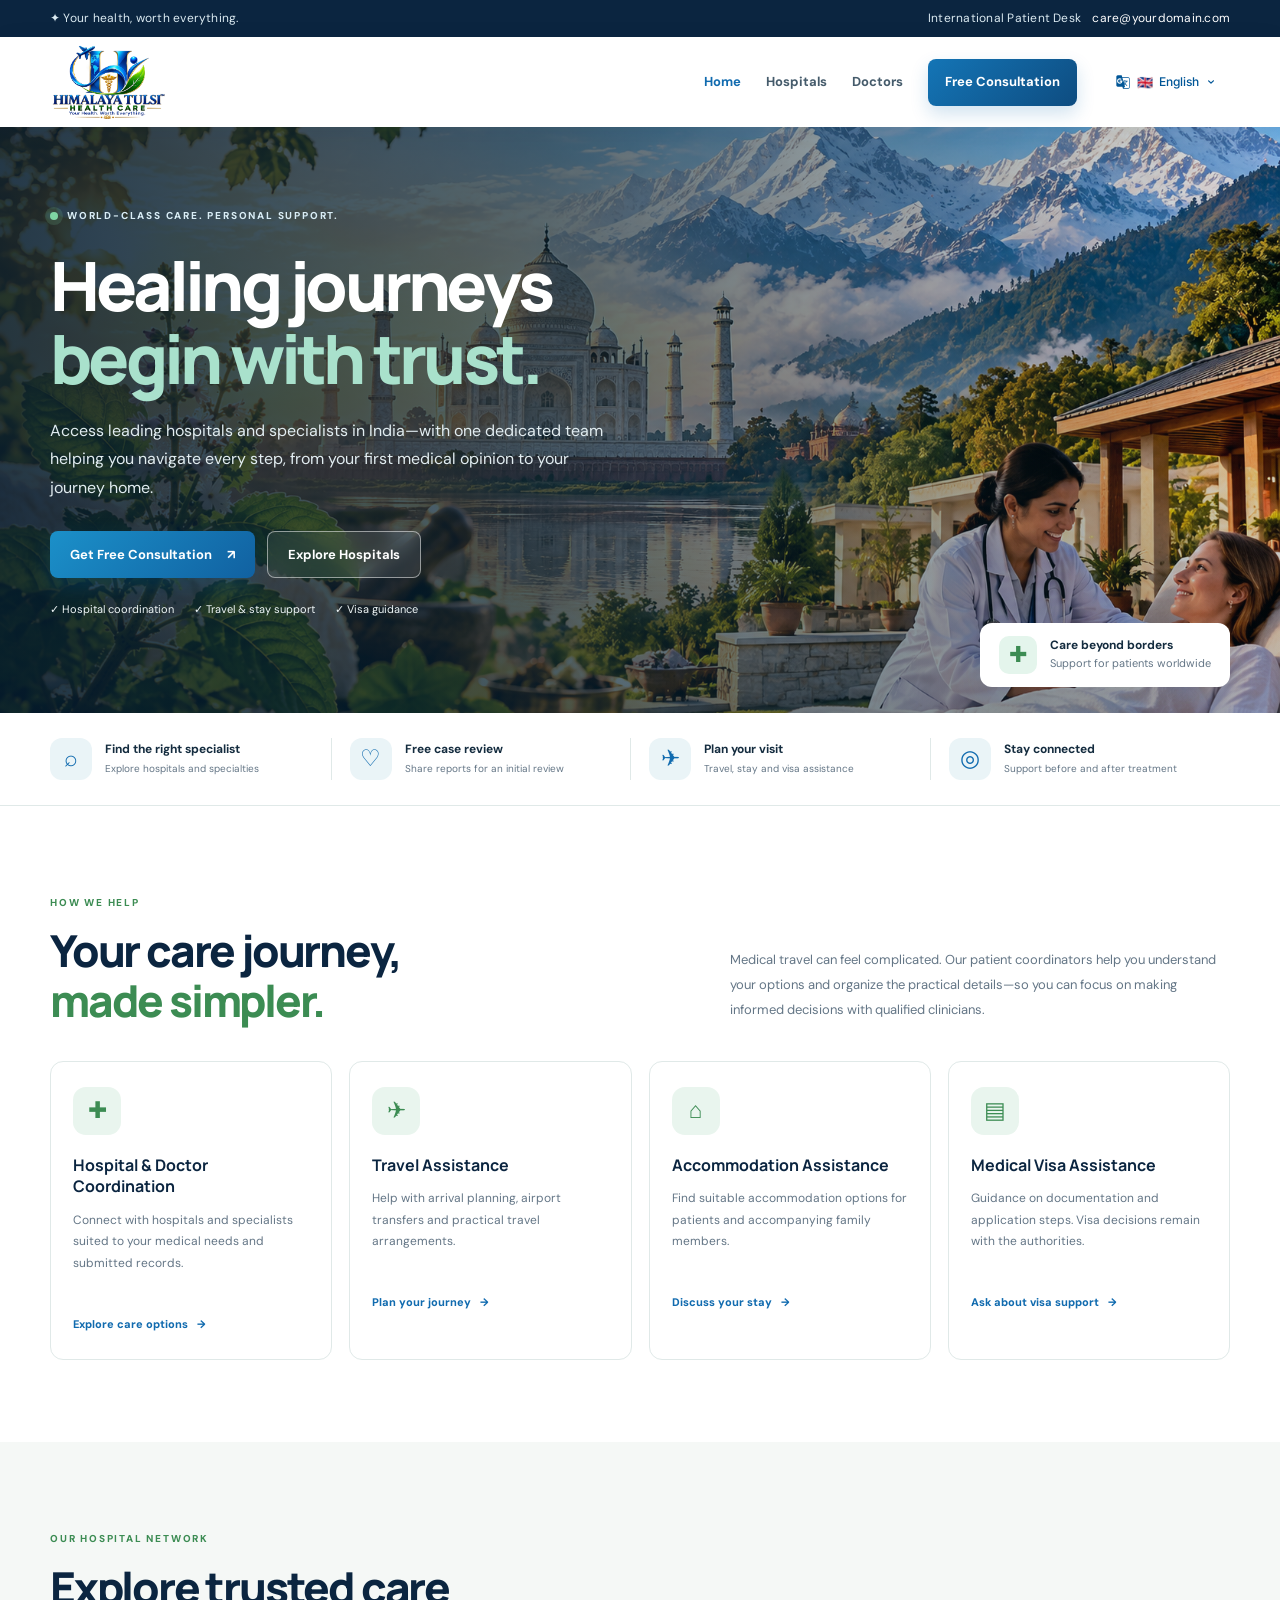
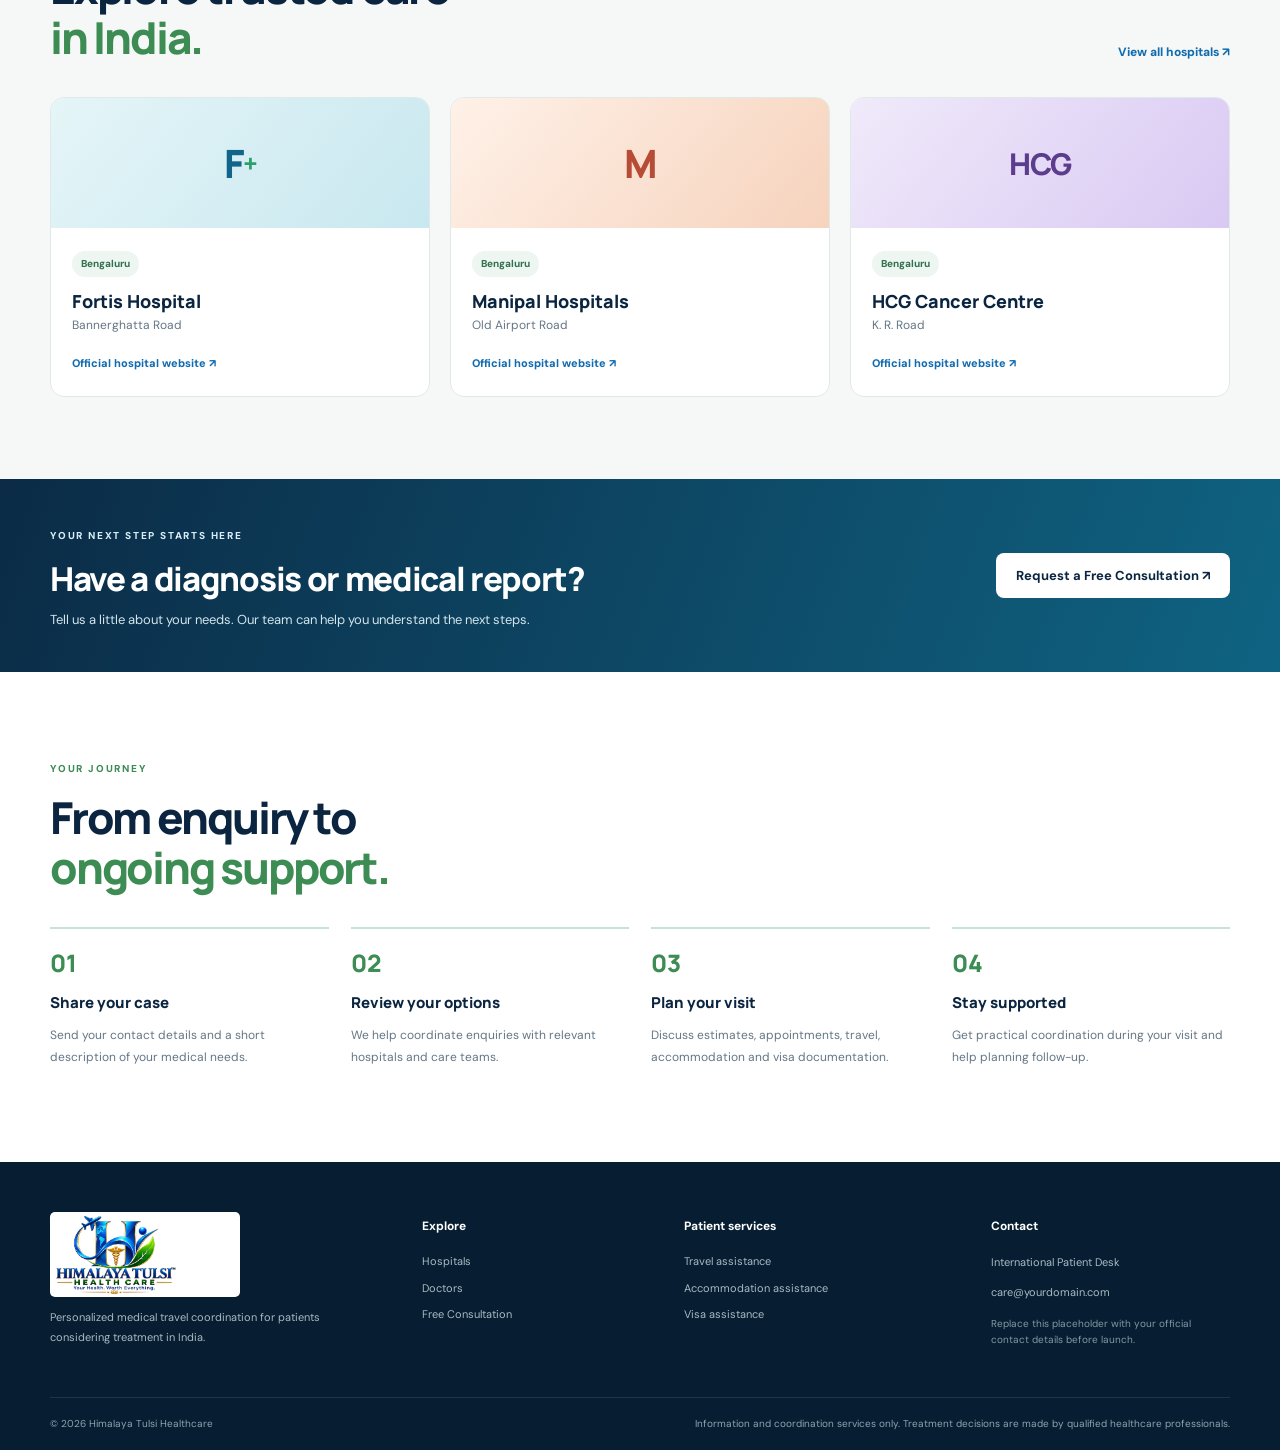
<file: index.html>
<!doctype html>
<html lang="en">
  <head>
    <meta charset="utf-8" />
    <meta name="viewport" content="width=device-width, initial-scale=1" />
    <meta
      name="description"
      content="International patient support for treatment in India with hospital coordination, travel, accommodation and visa assistance."
    />
    <title>Himalaya Tulsi Healthcare | Medical Tourism in India</title>
    <link rel="stylesheet" href="styles.css" />
  </head>
  <body data-page="home">
    <div class="topbar">
      <div class="wrap topbar-inner">
        <span>✦ Your health, worth everything.</span
        ><span
          >International Patient Desk
          <a href="mailto:care@yourdomain.com">care@yourdomain.com</a></span
        >
      </div>
    </div>
    <header class="header">
      <div class="wrap nav-wrap">
        <a class="brand" href="index.html"
          ><img src="assets/logo.png" alt="Himalaya Tulsi Healthcare" /></a
        ><button
          class="menu-toggle"
          aria-label="Open menu"
          aria-expanded="false"
        >
          ☰
        </button>
        <nav class="nav" aria-label="Main navigation">
          <a class="nav-link active" href="index.html" data-i18n="home">Home</a
          ><a class="nav-link" href="hospitals.html" data-i18n="hospitals"
            >Hospitals</a
          ><a class="nav-link" href="doctors.html" data-i18n="doctors"
            >Doctors</a
          ><a
            class="nav-link consultation-link"
            href="consultation.html"
            data-i18n="free"
            >Free Consultation</a
          >
        </nav>
      </div>
    </header>
    <main>
      <section class="hero">
        <div class="hero-shade"></div>
        <div class="wrap hero-content">
          <div class="eyebrow">
            <span class="pulse"></span> WORLD-CLASS CARE. PERSONAL SUPPORT.
          </div>
          <h1>Healing journeys<br /><em>begin with trust.</em></h1>
          <p>
            Access leading hospitals and specialists in India—with one dedicated
            team helping you navigate every step, from your first medical
            opinion to your journey home.
          </p>
          <div class="hero-actions">
            <a class="btn btn-primary" href="consultation.html"
              >Get Free Consultation <span>↗</span></a
            ><a class="btn btn-glass" href="hospitals.html"
              >Explore Hospitals</a
            >
          </div>
          <div class="hero-trust">
            <span>✓ Hospital coordination</span
            ><span>✓ Travel & stay support</span><span>✓ Visa guidance</span>
          </div>
        </div>
        <div class="hero-note">
          <span class="note-icon">✚</span>
          <div>
            <strong>Care beyond borders</strong
            ><small>Support for patients worldwide</small>
          </div>
        </div>
      </section>
      <section class="quick-strip">
        <div class="wrap quick-grid">
          <div>
            <span class="quick-icon">⌕</span>
            <div>
              <strong>Find the right specialist</strong
              ><small>Explore hospitals and specialties</small>
            </div>
          </div>
          <div>
            <span class="quick-icon">♡</span>
            <div>
              <strong>Free case review</strong
              ><small>Share reports for an initial review</small>
            </div>
          </div>
          <div>
            <span class="quick-icon">✈</span>
            <div>
              <strong>Plan your visit</strong
              ><small>Travel, stay and visa assistance</small>
            </div>
          </div>
          <div>
            <span class="quick-icon">◎</span>
            <div>
              <strong>Stay connected</strong
              ><small>Support before and after treatment</small>
            </div>
          </div>
        </div>
      </section>
      <section class="section">
        <div class="wrap">
          <div class="section-head">
            <div>
              <span class="eyebrow green">HOW WE HELP</span>
              <h2>Your care journey,<br /><em>made simpler.</em></h2>
            </div>
            <p>
              Medical travel can feel complicated. Our patient coordinators help
              you understand your options and organize the practical details—so
              you can focus on making informed decisions with qualified
              clinicians.
            </p>
          </div>
          <div class="service-grid">
            <article class="service-card">
              <span class="service-icon">✚</span>
              <h3>Hospital & Doctor Coordination</h3>
              <p>
                Connect with hospitals and specialists suited to your medical
                needs and submitted records.
              </p>
              <a href="hospitals.html">Explore care options <span>→</span></a>
            </article>
            <article class="service-card">
              <span class="service-icon">✈</span>
              <h3>Travel Assistance</h3>
              <p>
                Help with arrival planning, airport transfers and practical
                travel arrangements.
              </p>
              <a href="consultation.html">Plan your journey <span>→</span></a>
            </article>
            <article class="service-card">
              <span class="service-icon">⌂</span>
              <h3>Accommodation Assistance</h3>
              <p>
                Find suitable accommodation options for patients and
                accompanying family members.
              </p>
              <a href="consultation.html">Discuss your stay <span>→</span></a>
            </article>
            <article class="service-card">
              <span class="service-icon">▤</span>
              <h3>Medical Visa Assistance</h3>
              <p>
                Guidance on documentation and application steps. Visa decisions
                remain with the authorities.
              </p>
              <a href="consultation.html"
                >Ask about visa support <span>→</span></a
              >
            </article>
          </div>
        </div>
      </section>
      <section class="section hospitals-section">
        <div class="wrap">
          <div class="section-head">
            <div>
              <span class="eyebrow green">OUR HOSPITAL NETWORK</span>
              <h2>Explore trusted care<br /><em>in India.</em></h2>
            </div>
            <a class="text-link" href="hospitals.html">View all hospitals ↗</a>
          </div>
          <div class="hospital-grid">
            <article class="hospital-card">
              <div class="hospital-art fortis">F<span>+</span></div>
              <div class="hospital-body">
                <span class="tag">Bengaluru</span>
                <h3>Fortis Hospital</h3>
                <p>Bannerghatta Road</p>
                <a
                  href="https://www.fortishealthcare.com/location/fortis-hospital-bg-road-bangalore"
                  target="_blank"
                  rel="noopener"
                  >Official hospital website ↗</a
                >
              </div>
            </article>
            <article class="hospital-card">
              <div class="hospital-art manipal">M</div>
              <div class="hospital-body">
                <span class="tag">Bengaluru</span>
                <h3>Manipal Hospitals</h3>
                <p>Old Airport Road</p>
                <a
                  href="https://www.manipalhospitals.com/oldairportroad/"
                  target="_blank"
                  rel="noopener"
                  >Official hospital website ↗</a
                >
              </div>
            </article>
            <article class="hospital-card">
              <div class="hospital-art hcg">HCG</div>
              <div class="hospital-body">
                <span class="tag">Bengaluru</span>
                <h3>HCG Cancer Centre</h3>
                <p>K. R. Road</p>
                <a
                  href="https://www.hcgoncology.com/cancer-centers/hcg-cancer-centre-k-r-road-bengaluru/"
                  target="_blank"
                  rel="noopener"
                  >Official hospital website ↗</a
                >
              </div>
            </article>
          </div>
        </div>
      </section>
      <section class="cta-band">
        <div class="wrap cta-inner">
          <div>
            <span class="eyebrow">YOUR NEXT STEP STARTS HERE</span>
            <h2>Have a diagnosis or medical report?</h2>
            <p>
              Tell us a little about your needs. Our team can help you
              understand the next steps.
            </p>
          </div>
          <a class="btn btn-light" href="consultation.html"
            >Request a Free Consultation ↗</a
          >
        </div>
      </section>
      <section class="section">
        <div class="wrap">
          <div class="section-head">
            <div>
              <span class="eyebrow green">YOUR JOURNEY</span>
              <h2>From enquiry to<br /><em>ongoing support.</em></h2>
            </div>
          </div>
          <div class="steps">
            <div>
              <span>01</span>
              <h3>Share your case</h3>
              <p>
                Send your contact details and a short description of your
                medical needs.
              </p>
            </div>
            <div>
              <span>02</span>
              <h3>Review your options</h3>
              <p>
                We help coordinate enquiries with relevant hospitals and care
                teams.
              </p>
            </div>
            <div>
              <span>03</span>
              <h3>Plan your visit</h3>
              <p>
                Discuss estimates, appointments, travel, accommodation and visa
                documentation.
              </p>
            </div>
            <div>
              <span>04</span>
              <h3>Stay supported</h3>
              <p>
                Get practical coordination during your visit and help planning
                follow-up.
              </p>
            </div>
          </div>
        </div>
      </section>
    </main>
    <footer class="footer">
      <div class="wrap footer-grid">
        <div>
          <img
            src="assets/logo.png"
            alt="Himalaya Tulsi Healthcare"
            class="footer-logo"
          />
          <p>
            Personalized medical travel coordination for patients considering
            treatment in India.
          </p>
        </div>
        <div>
          <h4>Explore</h4>
          <a href="hospitals.html">Hospitals</a
          ><a href="doctors.html">Doctors</a
          ><a href="consultation.html">Free Consultation</a>
        </div>
        <div>
          <h4>Patient services</h4>
          <a href="consultation.html">Travel assistance</a
          ><a href="consultation.html">Accommodation assistance</a
          ><a href="consultation.html">Visa assistance</a>
        </div>
        <div>
          <h4>Contact</h4>
          <p>International Patient Desk</p>
          <a href="mailto:care@yourdomain.com">care@yourdomain.com</a
          ><small
            >Replace this placeholder with your official contact details before
            launch.</small
          >
        </div>
      </div>
      <div class="wrap footer-bottom">
        <span>© <span data-year></span> Himalaya Tulsi Healthcare</span
        ><span
          >Information and coordination services only. Treatment decisions are
          made by qualified healthcare professionals.</span
        >
      </div>
    </footer>
    <script src="script.js"></script>
  </body>
</html>
</file>
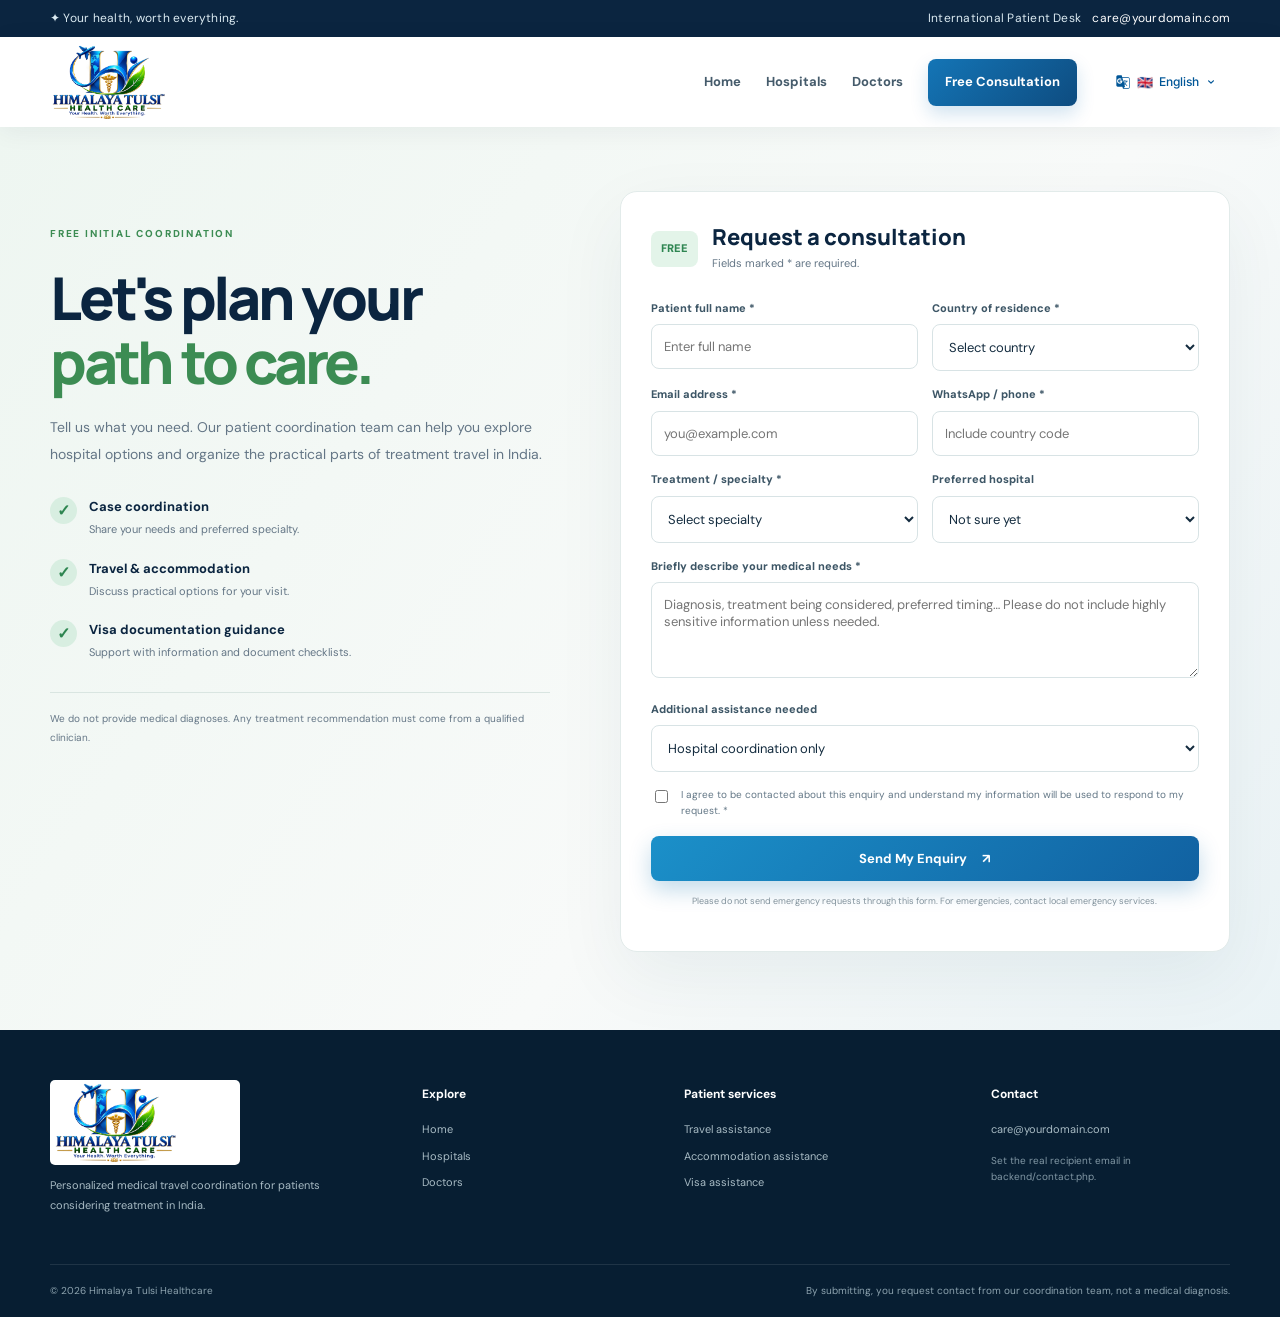
<file: consultation.html>
<!doctype html><html lang="en"><head><meta charset="utf-8"><meta name="viewport" content="width=device-width, initial-scale=1"><meta name="description" content="Request a free medical tourism consultation for treatment in India."><title>Free Consultation | Himalaya Tulsi Healthcare</title><link rel="stylesheet" href="styles.css"></head><body data-page="consultation"><div class="topbar"><div class="wrap topbar-inner"><span>✦ Your health, worth everything.</span><span>International Patient Desk <a href="mailto:care@yourdomain.com">care@yourdomain.com</a></span></div></div><header class="header"><div class="wrap nav-wrap"><a class="brand" href="index.html"><img src="assets/logo.png" alt="Himalaya Tulsi Healthcare"></a><button class="menu-toggle" aria-label="Open menu" aria-expanded="false">☰</button><nav class="nav"><a class="nav-link" href="index.html" data-i18n="home">Home</a><a class="nav-link" href="hospitals.html" data-i18n="hospitals">Hospitals</a><a class="nav-link" href="doctors.html" data-i18n="doctors">Doctors</a><a class="nav-link consultation-link active" href="consultation.html" data-i18n="free">Free Consultation</a></nav></div></header><main><section class="consultation-hero"><div class="wrap consult-layout"><div class="consult-copy"><span class="eyebrow green">FREE INITIAL COORDINATION</span><h1>Let's plan your<br><em>path to care.</em></h1><p>Tell us what you need. Our patient coordination team can help you explore hospital options and organize the practical parts of treatment travel in India.</p><div class="consult-points"><div><span>✓</span><div><strong>Case coordination</strong><small>Share your needs and preferred specialty.</small></div></div><div><span>✓</span><div><strong>Travel & accommodation</strong><small>Discuss practical options for your visit.</small></div></div><div><span>✓</span><div><strong>Visa documentation guidance</strong><small>Support with information and document checklists.</small></div></div></div><p class="small-note">We do not provide medical diagnoses. Any treatment recommendation must come from a qualified clinician.</p></div><div class="form-card"><div class="form-heading"><span class="form-badge">FREE</span><div><h2>Request a consultation</h2><p>Fields marked * are required.</p></div></div><form id="consultForm" action="backend/contact.php" method="post" data-ajax="true"><input type="hidden" name="form_type" value="Free consultation"><div class="hp-field" aria-hidden="true"><label>Leave blank<input name="website_url" tabindex="-1" autocomplete="off"></label></div><div class="form-row"><div class="field"><label for="name">Patient full name *</label><input id="name" name="name" required autocomplete="name" placeholder="Enter full name"></div><div class="field"><label for="country">Country of residence *</label><select id="country" name="country" required><option value="">Select country</option><option>Afghanistan</option><option>Bangladesh</option><option>Egypt</option><option>Ethiopia</option><option>France</option><option>Ghana</option><option>Iraq</option><option>Kenya</option><option>Nigeria</option><option>Oman</option><option>Russia</option><option>Saudi Arabia</option><option>Sri Lanka</option><option>Tanzania</option><option>United Arab Emirates</option><option>United Kingdom</option><option>United States</option><option>Uzbekistan</option><option>Other</option></select></div></div><div class="form-row"><div class="field"><label for="email">Email address *</label><input id="email" name="email" type="email" required autocomplete="email" placeholder="you@example.com"></div><div class="field"><label for="phone">WhatsApp / phone *</label><input id="phone" name="phone" type="tel" required autocomplete="tel" placeholder="Include country code"></div></div><div class="form-row"><div class="field"><label for="treatment">Treatment / specialty *</label><select id="treatment" name="treatment" required><option value="">Select specialty</option><option>Cardiology / Heart Care</option><option>Cancer Care / Oncology</option><option>Orthopaedics / Joint Replacement</option><option>Neurology / Neurosurgery</option><option>Organ Transplant</option><option>Fertility / IVF</option><option>Gastroenterology</option><option>Urology</option><option>Cosmetic / Plastic Surgery</option><option>General Medical Opinion</option><option>Other / Not sure</option></select></div><div class="field"><label for="hospital">Preferred hospital</label><select id="hospital" name="hospital"><option value="Not sure">Not sure yet</option><option>Fortis Hospital</option><option>Manipal Hospitals</option><option>HCG Cancer Centre</option><option>SPARSH Hospital</option><option>Sakra World Hospital</option><option>Artemis Hospitals</option></select></div></div><div class="field"><label for="message">Briefly describe your medical needs *</label><textarea id="message" name="message" rows="4" required placeholder="Diagnosis, treatment being considered, preferred timing… Please do not include highly sensitive information unless needed."></textarea></div><div class="field"><label for="assistance">Additional assistance needed</label><select id="assistance" name="assistance"><option>Hospital coordination only</option><option>Hospital + travel assistance</option><option>Hospital + accommodation assistance</option><option>Hospital + visa assistance</option><option>Travel, accommodation and visa assistance</option></select></div><label class="consent"><input type="checkbox" name="consent" value="yes" required><span>I agree to be contacted about this enquiry and understand my information will be used to respond to my request. *</span></label><button class="btn btn-primary submit-btn" type="submit">Send My Enquiry <span>↗</span></button><p class="form-footnote">Please do not send emergency requests through this form. For emergencies, contact local emergency services.</p><div class="form-status" id="formStatus" role="status" aria-live="polite"></div></form></div></div></section></main><footer class="footer"><div class="wrap footer-grid"><div><img src="assets/logo.png" alt="Himalaya Tulsi Healthcare" class="footer-logo"><p>Personalized medical travel coordination for patients considering treatment in India.</p></div><div><h4>Explore</h4><a href="index.html">Home</a><a href="hospitals.html">Hospitals</a><a href="doctors.html">Doctors</a></div><div><h4>Patient services</h4><a href="#">Travel assistance</a><a href="#">Accommodation assistance</a><a href="#">Visa assistance</a></div><div><h4>Contact</h4><a href="mailto:care@yourdomain.com">care@yourdomain.com</a><small>Set the real recipient email in backend/contact.php.</small></div></div><div class="wrap footer-bottom"><span>© <span data-year></span> Himalaya Tulsi Healthcare</span><span>By submitting, you request contact from our coordination team, not a medical diagnosis.</span></div></footer><script src="script.js"></script></body></html>
</file>
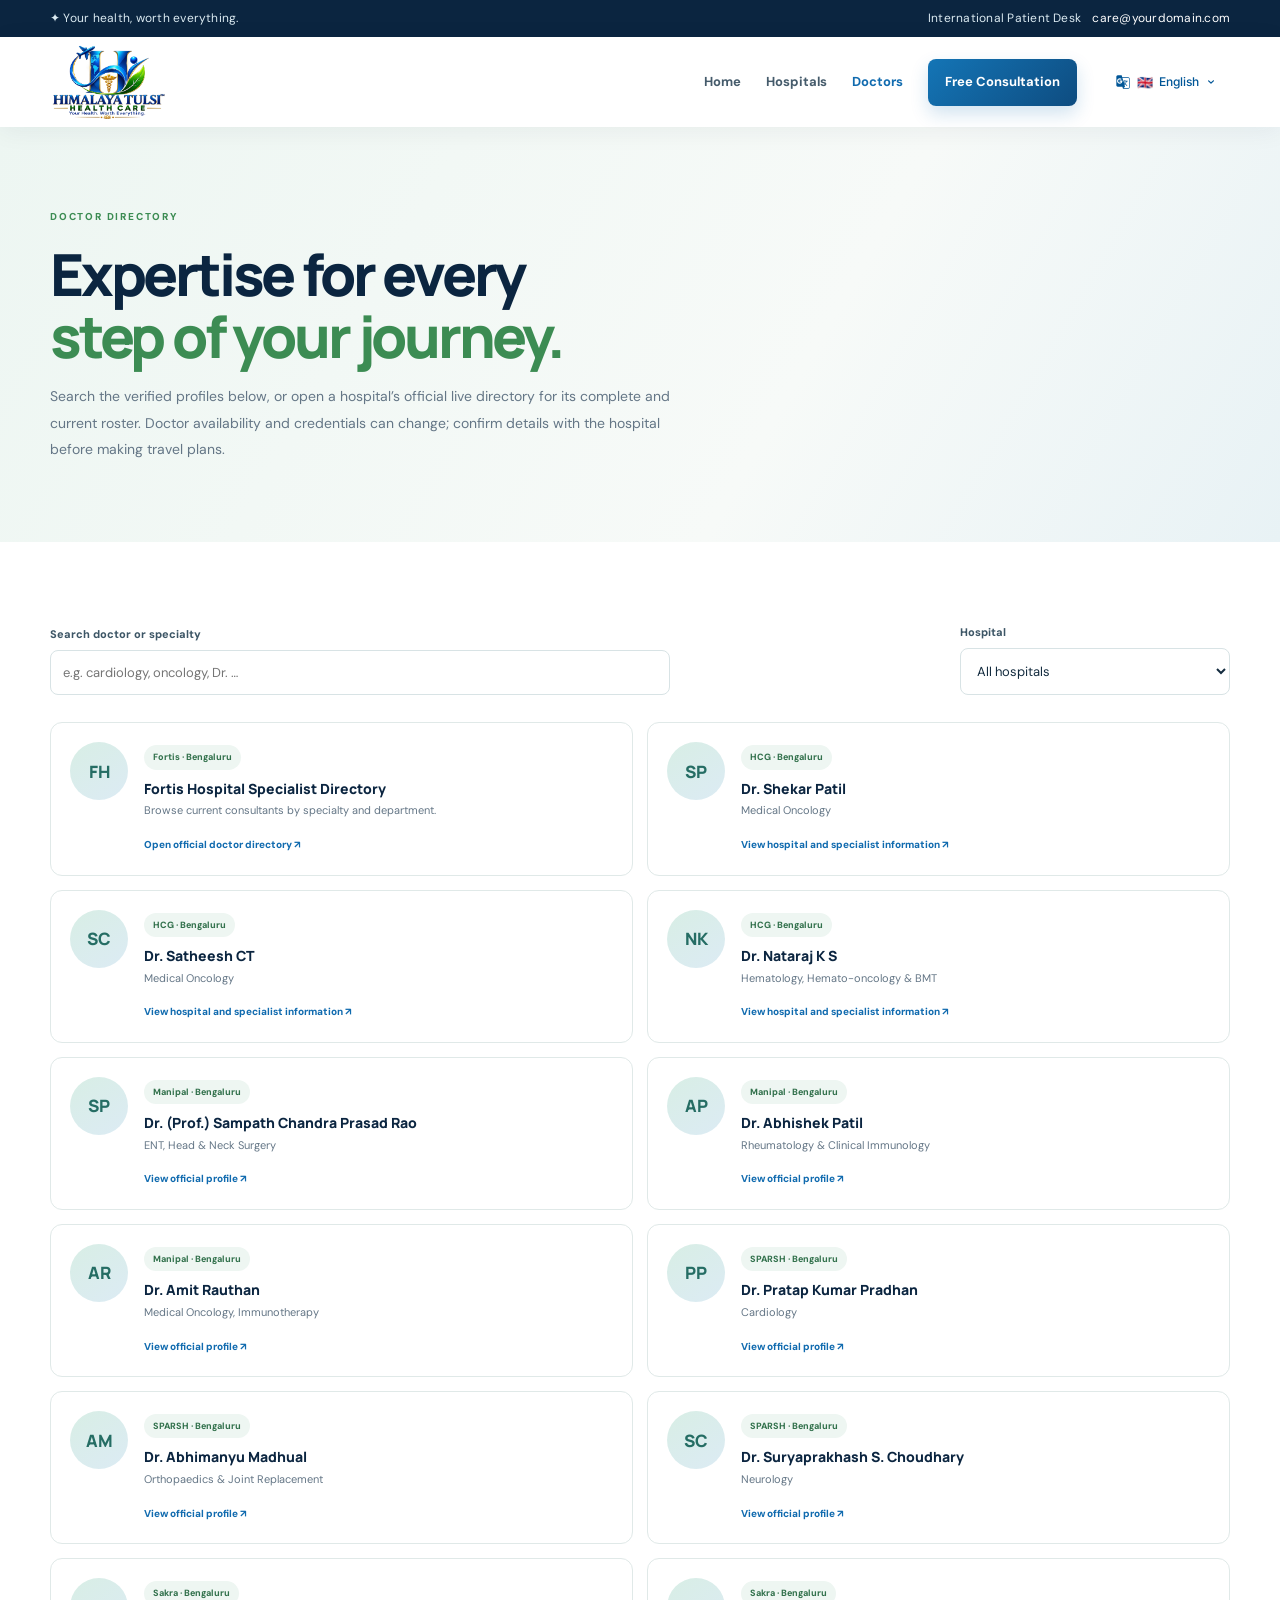
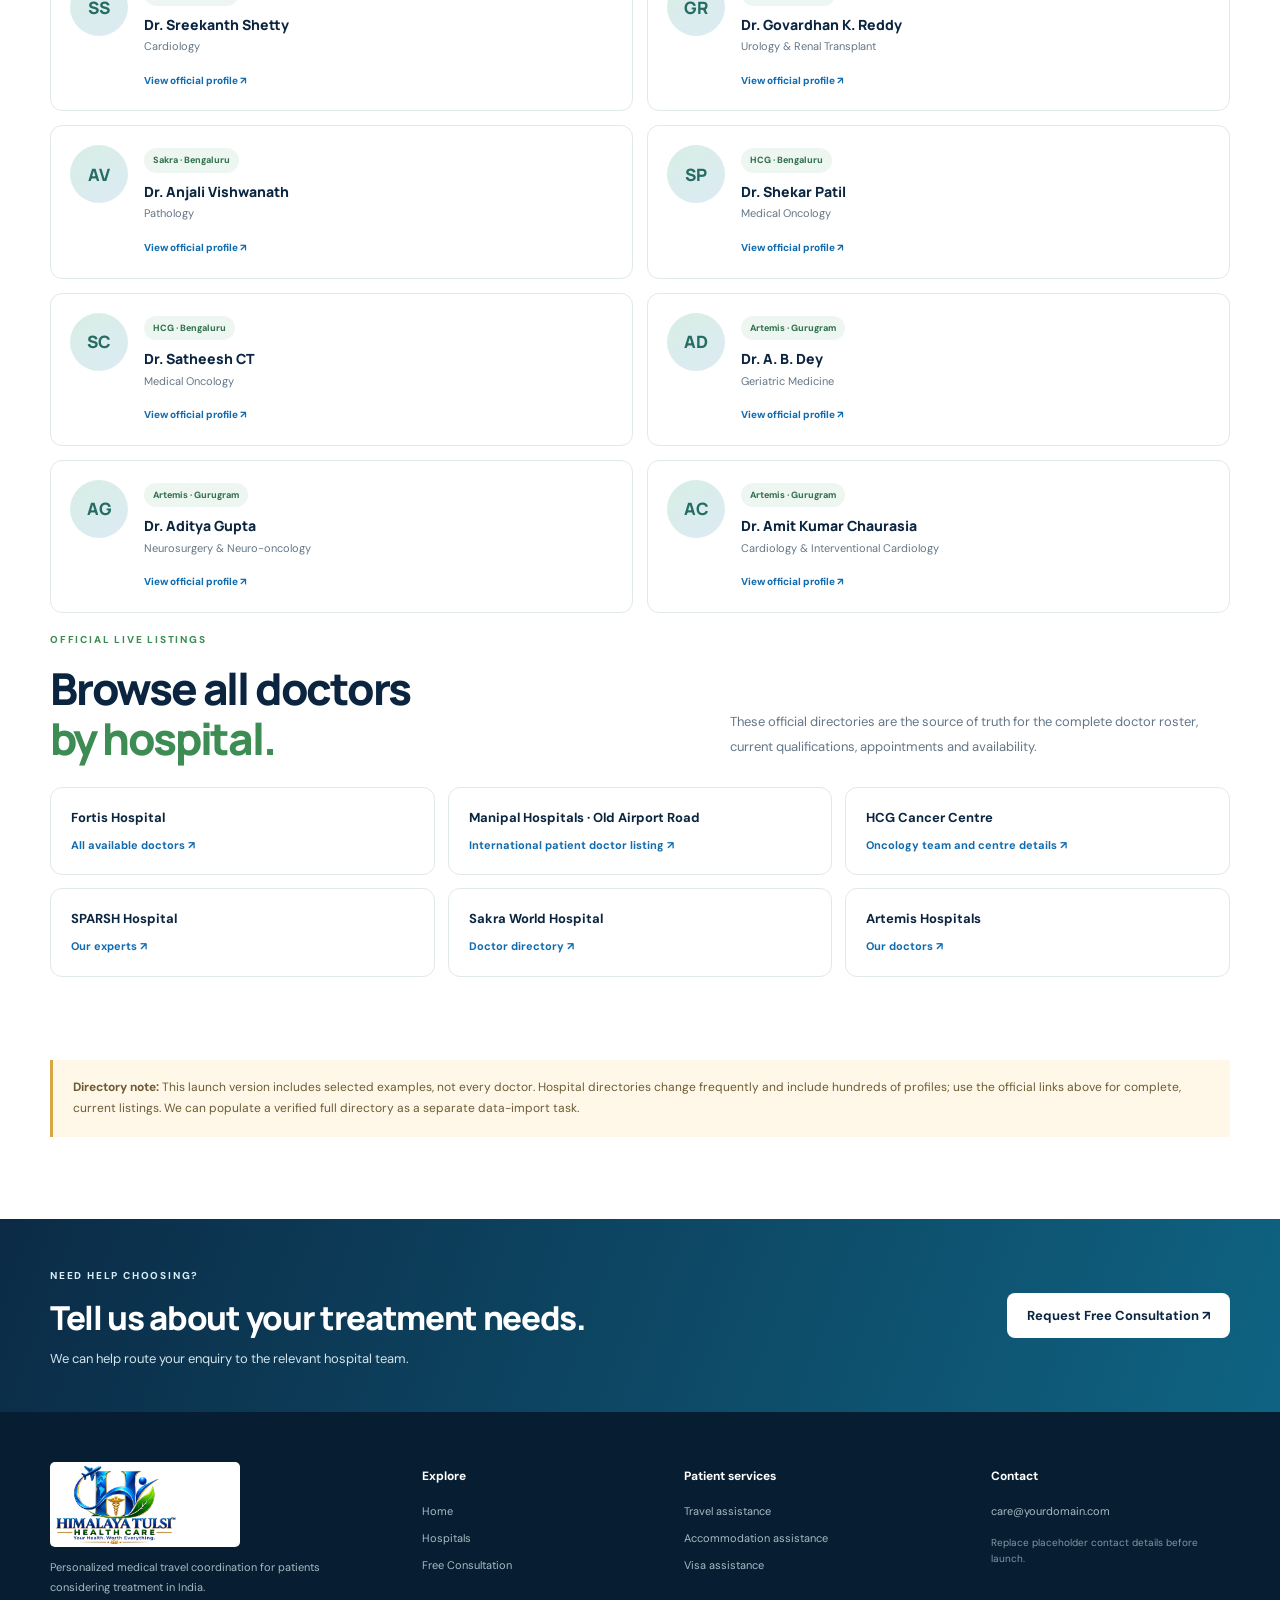
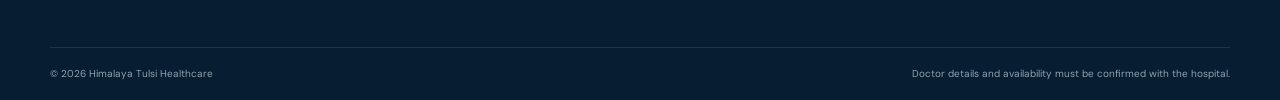
<file: doctors.html>
<!doctype html><html lang="en"><head><meta charset="utf-8"><meta name="viewport" content="width=device-width, initial-scale=1"><title>Doctors | Himalaya Tulsi Healthcare</title><link rel="stylesheet" href="styles.css"></head><body data-page="doctors"><div class="topbar"><div class="wrap topbar-inner"><span>✦ Your health, worth everything.</span><span>International Patient Desk <a href="mailto:care@yourdomain.com">care@yourdomain.com</a></span></div></div><header class="header"><div class="wrap nav-wrap"><a class="brand" href="index.html"><img src="assets/logo.png" alt="Himalaya Tulsi Healthcare"></a><button class="menu-toggle" aria-label="Open menu" aria-expanded="false">☰</button><nav class="nav"><a class="nav-link" href="index.html" data-i18n="home">Home</a><a class="nav-link" href="hospitals.html" data-i18n="hospitals">Hospitals</a><a class="nav-link active" href="doctors.html" data-i18n="doctors">Doctors</a><a class="nav-link consultation-link" href="consultation.html" data-i18n="free">Free Consultation</a></nav></div></header><main><section class="page-hero"><div class="wrap"><span class="eyebrow green">DOCTOR DIRECTORY</span><h1>Expertise for every<br><em>step of your journey.</em></h1><p>Search the verified profiles below, or open a hospital’s official live directory for its complete and current roster. Doctor availability and credentials can change; confirm details with the hospital before making travel plans.</p></div></section><section class="section"><div class="wrap"><div class="filter-row doctor-filters"><div><label for="doctorSearch">Search doctor or specialty</label><input id="doctorSearch" type="search" placeholder="e.g. cardiology, oncology, Dr. …"></div><div><label for="doctorHospital">Hospital</label><select id="doctorHospital"><option value="all">All hospitals</option><option>Fortis Hospital</option><option>Manipal Hospitals</option><option>SPARSH Hospital</option><option>Sakra World Hospital</option><option>HCG Cancer Centre</option><option>Artemis Hospitals</option></select></div></div><div class="doctor-grid" id="doctorGrid"><article class="doctor-card searchable-doctor" data-hospital="Fortis Hospital" data-search="fortis doctors cardiology oncology orthopaedics neurology specialist"><div class="doctor-avatar">FH</div><div><span class="tag">Fortis · Bengaluru</span><h3>Fortis Hospital Specialist Directory</h3><p>Browse current consultants by specialty and department.</p><a target="_blank" rel="noopener" href="https://www.fortishealthcare.com/doctors">Open official doctor directory ↗</a></div></article>
<article class="doctor-card searchable-doctor" data-hospital="HCG Cancer Centre" data-search="shekar patil medical oncology cancer"><div class="doctor-avatar">SP</div><div><span class="tag">HCG · Bengaluru</span><h3>Dr. Shekar Patil</h3><p>Medical Oncology</p><a target="_blank" rel="noopener" href="https://www.hcgoncology.com/cancer-centers/hcg-cancer-centre-k-r-road-bengaluru/">View hospital and specialist information ↗</a></div></article>
<article class="doctor-card searchable-doctor" data-hospital="HCG Cancer Centre" data-search="satheesh ct medical oncology paediatrics cancer"><div class="doctor-avatar">SC</div><div><span class="tag">HCG · Bengaluru</span><h3>Dr. Satheesh CT</h3><p>Medical Oncology</p><a target="_blank" rel="noopener" href="https://www.hcgoncology.com/cancer-centers/hcg-cancer-centre-k-r-road-bengaluru/">View hospital and specialist information ↗</a></div></article>
<article class="doctor-card searchable-doctor" data-hospital="HCG Cancer Centre" data-search="nataraj k s hematology hemato oncology bone marrow transplant"><div class="doctor-avatar">NK</div><div><span class="tag">HCG · Bengaluru</span><h3>Dr. Nataraj K S</h3><p>Hematology, Hemato-oncology & BMT</p><a target="_blank" rel="noopener" href="https://www.hcgoncology.com/cancer-centers/hcg-cancer-centre-k-r-road-bengaluru/">View hospital and specialist information ↗</a></div></article>
<article class="doctor-card searchable-doctor" data-hospital="Manipal Hospitals" data-search="sampath chandra prasad rao ent head neck surgery cochlear implant"><div class="doctor-avatar">SP</div><div><span class="tag">Manipal · Bengaluru</span><h3>Dr. (Prof.) Sampath Chandra Prasad Rao</h3><p>ENT, Head & Neck Surgery</p><a target="_blank" rel="noopener" href="https://www.manipalhospitalsglobal.com/doctors/search/location-oldairportroad">View official profile ↗</a></div></article><article class="doctor-card searchable-doctor" data-hospital="Manipal Hospitals" data-search="abhishek patil rheumatology clinical immunology"><div class="doctor-avatar">AP</div><div><span class="tag">Manipal · Bengaluru</span><h3>Dr. Abhishek Patil</h3><p>Rheumatology & Clinical Immunology</p><a target="_blank" rel="noopener" href="https://www.manipalhospitalsglobal.com/doctors/search/location-oldairportroad">View official profile ↗</a></div></article><article class="doctor-card searchable-doctor" data-hospital="Manipal Hospitals" data-search="amit rauthan medical oncology immunotherapy precision medicine"><div class="doctor-avatar">AR</div><div><span class="tag">Manipal · Bengaluru</span><h3>Dr. Amit Rauthan</h3><p>Medical Oncology, Immunotherapy</p><a target="_blank" rel="noopener" href="https://www.manipalhospitalsglobal.com/doctors/search/location-oldairportroad">View official profile ↗</a></div></article><article class="doctor-card searchable-doctor" data-hospital="SPARSH Hospital" data-search="pratap kumar pradhan cardiology"><div class="doctor-avatar">PP</div><div><span class="tag">SPARSH · Bengaluru</span><h3>Dr. Pratap Kumar Pradhan</h3><p>Cardiology</p><a target="_blank" rel="noopener" href="https://www.sparshhospital.com/doctors/">View official profile ↗</a></div></article><article class="doctor-card searchable-doctor" data-hospital="SPARSH Hospital" data-search="abhimanyu madhual orthopedics joint replacement"><div class="doctor-avatar">AM</div><div><span class="tag">SPARSH · Bengaluru</span><h3>Dr. Abhimanyu Madhual</h3><p>Orthopaedics & Joint Replacement</p><a target="_blank" rel="noopener" href="https://www.sparshhospital.com/doctors/">View official profile ↗</a></div></article><article class="doctor-card searchable-doctor" data-hospital="SPARSH Hospital" data-search="suryaprakhash choudhary neurology"><div class="doctor-avatar">SC</div><div><span class="tag">SPARSH · Bengaluru</span><h3>Dr. Suryaprakhash S. Choudhary</h3><p>Neurology</p><a target="_blank" rel="noopener" href="https://www.sparshhospital.com/doctors/">View official profile ↗</a></div></article><article class="doctor-card searchable-doctor" data-hospital="Sakra World Hospital" data-search="sreekanth shetty cardiology"><div class="doctor-avatar">SS</div><div><span class="tag">Sakra · Bengaluru</span><h3>Dr. Sreekanth Shetty</h3><p>Cardiology</p><a target="_blank" rel="noopener" href="https://www.sakraworldhospital.com/doctors">View official profile ↗</a></div></article><article class="doctor-card searchable-doctor" data-hospital="Sakra World Hospital" data-search="govardhan reddy renal transplant uro oncology urology"><div class="doctor-avatar">GR</div><div><span class="tag">Sakra · Bengaluru</span><h3>Dr. Govardhan K. Reddy</h3><p>Urology & Renal Transplant</p><a target="_blank" rel="noopener" href="https://www.sakraworldhospital.com/doctors">View official profile ↗</a></div></article><article class="doctor-card searchable-doctor" data-hospital="Sakra World Hospital" data-search="anjali vishwanath pathology"><div class="doctor-avatar">AV</div><div><span class="tag">Sakra · Bengaluru</span><h3>Dr. Anjali Vishwanath</h3><p>Pathology</p><a target="_blank" rel="noopener" href="https://www.sakraworldhospital.com/doctors">View official profile ↗</a></div></article><article class="doctor-card searchable-doctor" data-hospital="HCG Cancer Centre" data-search="shekar patil medical oncology"><div class="doctor-avatar">SP</div><div><span class="tag">HCG · Bengaluru</span><h3>Dr. Shekar Patil</h3><p>Medical Oncology</p><a target="_blank" rel="noopener" href="https://www.hcgoncology.com/cancer-centers/hcg-cancer-centre-k-r-road-bengaluru/">View official profile ↗</a></div></article><article class="doctor-card searchable-doctor" data-hospital="HCG Cancer Centre" data-search="satheesh ct medical oncology paediatric oncology"><div class="doctor-avatar">SC</div><div><span class="tag">HCG · Bengaluru</span><h3>Dr. Satheesh CT</h3><p>Medical Oncology</p><a target="_blank" rel="noopener" href="https://www.hcgoncology.com/cancer-centers/hcg-cancer-centre-k-r-road-bengaluru/">View official profile ↗</a></div></article><article class="doctor-card searchable-doctor" data-hospital="Artemis Hospitals" data-search="a b dey geriatric medicine"><div class="doctor-avatar">AD</div><div><span class="tag">Artemis · Gurugram</span><h3>Dr. A. B. Dey</h3><p>Geriatric Medicine</p><a target="_blank" rel="noopener" href="https://www.artemishospitals.com/doctor">View official profile ↗</a></div></article><article class="doctor-card searchable-doctor" data-hospital="Artemis Hospitals" data-search="aditya gupta neurosurgery neuro oncology radiosurgery"><div class="doctor-avatar">AG</div><div><span class="tag">Artemis · Gurugram</span><h3>Dr. Aditya Gupta</h3><p>Neurosurgery & Neuro-oncology</p><a target="_blank" rel="noopener" href="https://www.artemishospitals.com/doctor">View official profile ↗</a></div></article><article class="doctor-card searchable-doctor" data-hospital="Artemis Hospitals" data-search="amit kumar chaurasia cardiology interventional cardiology"><div class="doctor-avatar">AC</div><div><span class="tag">Artemis · Gurugram</span><h3>Dr. Amit Kumar Chaurasia</h3><p>Cardiology & Interventional Cardiology</p><a target="_blank" rel="noopener" href="https://www.artemishospitals.com/doctor">View official profile ↗</a></div></article></div><p class="no-results" id="noDoctors" hidden>No matching doctors found. Try another search or choose a different hospital.</p><section class="official-directories"><div class="section-head"><div><span class="eyebrow green">OFFICIAL LIVE LISTINGS</span><h2>Browse all doctors<br><em>by hospital.</em></h2></div><p>These official directories are the source of truth for the complete doctor roster, current qualifications, appointments and availability.</p></div><div class="official-directory-grid">
<a target="_blank" rel="noopener" href="https://www.fortishealthcare.com/doctors"><strong>Fortis Hospital</strong><span>All available doctors ↗</span></a>
<a target="_blank" rel="noopener" href="https://www.manipalhospitalsglobal.com/doctors/search/location-oldairportroad"><strong>Manipal Hospitals · Old Airport Road</strong><span>International patient doctor listing ↗</span></a>
<a target="_blank" rel="noopener" href="https://www.hcgoncology.com/cancer-centers/hcg-cancer-centre-k-r-road-bengaluru/"><strong>HCG Cancer Centre</strong><span>Oncology team and centre details ↗</span></a>
<a target="_blank" rel="noopener" href="https://www.sparshhospital.com/bangalore/"><strong>SPARSH Hospital</strong><span>Our experts ↗</span></a>
<a target="_blank" rel="noopener" href="https://www.sakraworldhospital.com/doctors"><strong>Sakra World Hospital</strong><span>Doctor directory ↗</span></a>
<a target="_blank" rel="noopener" href="https://www.artemishospitals.com/about-us/for-patients/doctor"><strong>Artemis Hospitals</strong><span>Our doctors ↗</span></a>
</div></section>
<div class="notice"><strong>Directory note:</strong> This launch version includes selected examples, not every doctor. Hospital directories change frequently and include hundreds of profiles; use the official links above for complete, current listings. We can populate a verified full directory as a separate data-import task.</div></div></section><section class="cta-band"><div class="wrap cta-inner"><div><span class="eyebrow">NEED HELP CHOOSING?</span><h2>Tell us about your treatment needs.</h2><p>We can help route your enquiry to the relevant hospital team.</p></div><a class="btn btn-light" href="consultation.html">Request Free Consultation ↗</a></div></section></main><footer class="footer"><div class="wrap footer-grid"><div><img src="assets/logo.png" alt="Himalaya Tulsi Healthcare" class="footer-logo"><p>Personalized medical travel coordination for patients considering treatment in India.</p></div><div><h4>Explore</h4><a href="index.html">Home</a><a href="hospitals.html">Hospitals</a><a href="consultation.html">Free Consultation</a></div><div><h4>Patient services</h4><a href="consultation.html">Travel assistance</a><a href="consultation.html">Accommodation assistance</a><a href="consultation.html">Visa assistance</a></div><div><h4>Contact</h4><a href="mailto:care@yourdomain.com">care@yourdomain.com</a><small>Replace placeholder contact details before launch.</small></div></div><div class="wrap footer-bottom"><span>© <span data-year></span> Himalaya Tulsi Healthcare</span><span>Doctor details and availability must be confirmed with the hospital.</span></div></footer><script src="script.js"></script></body></html>
</file>
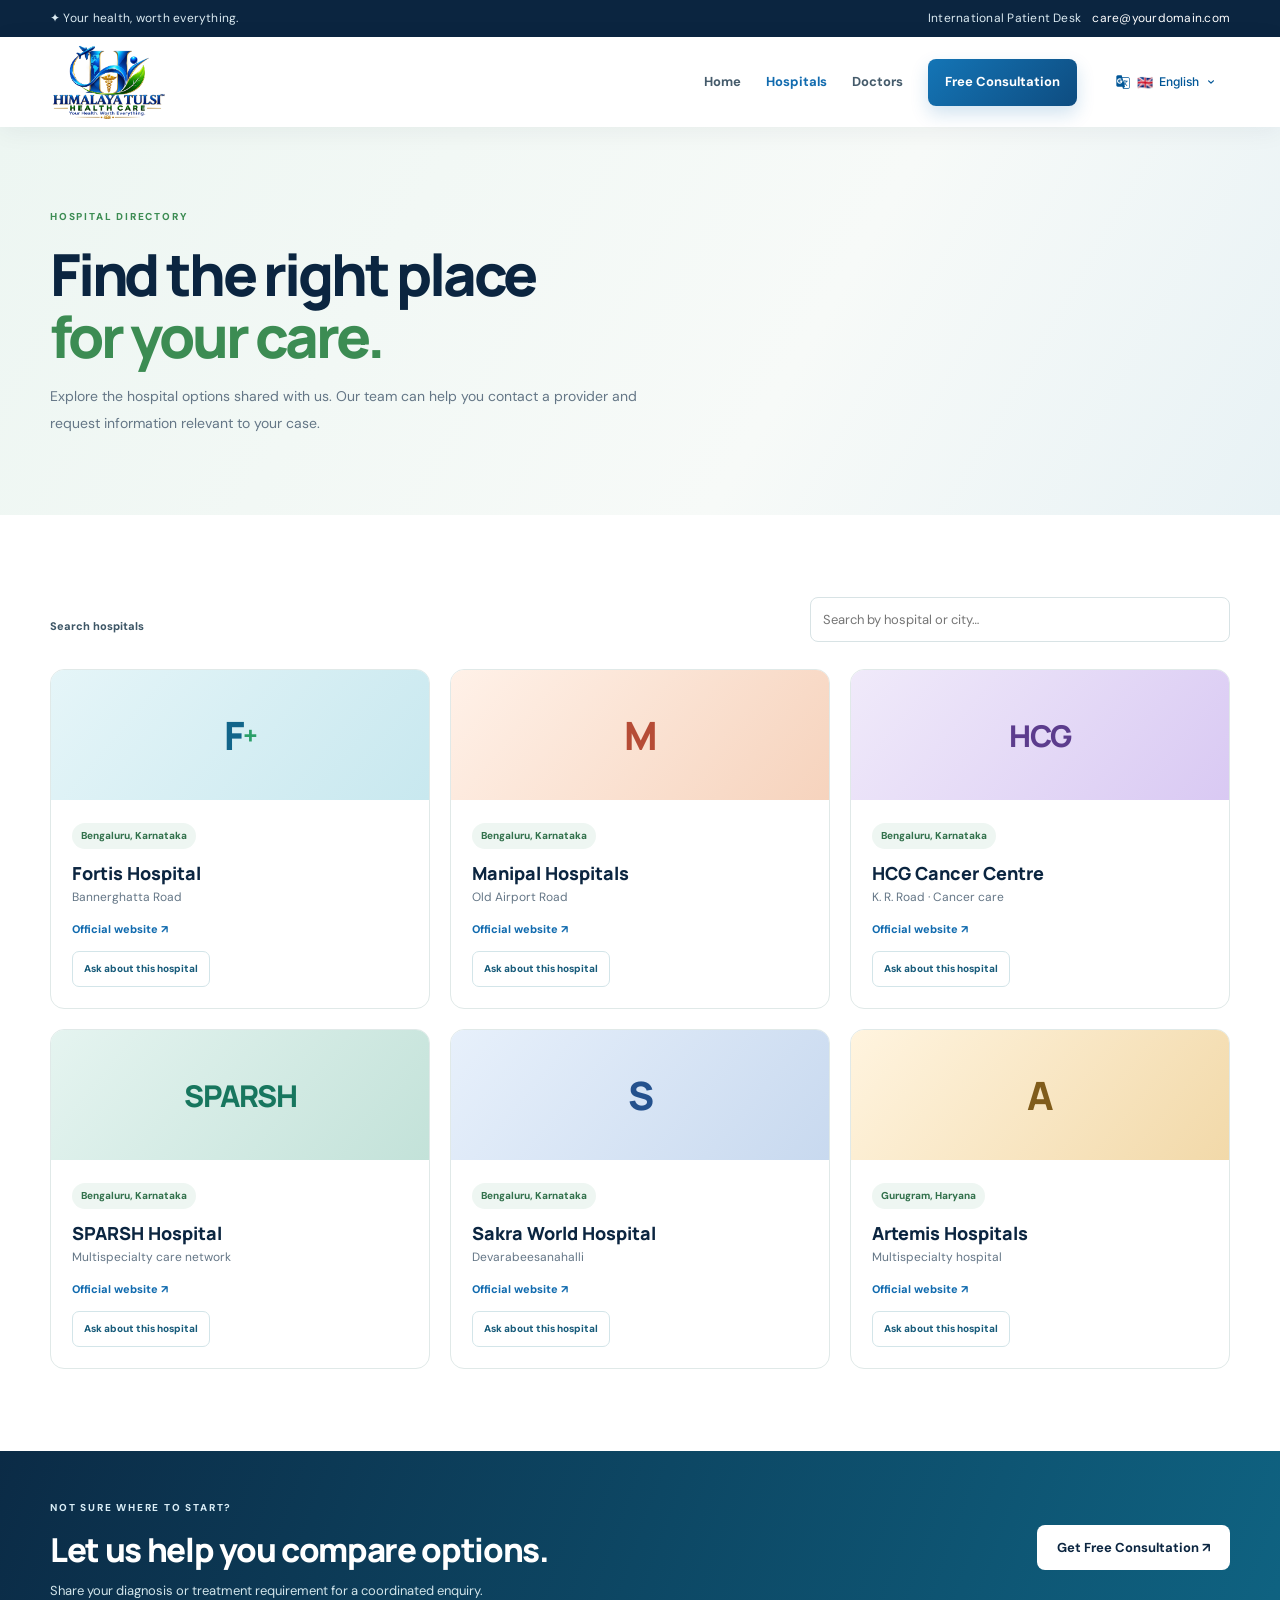
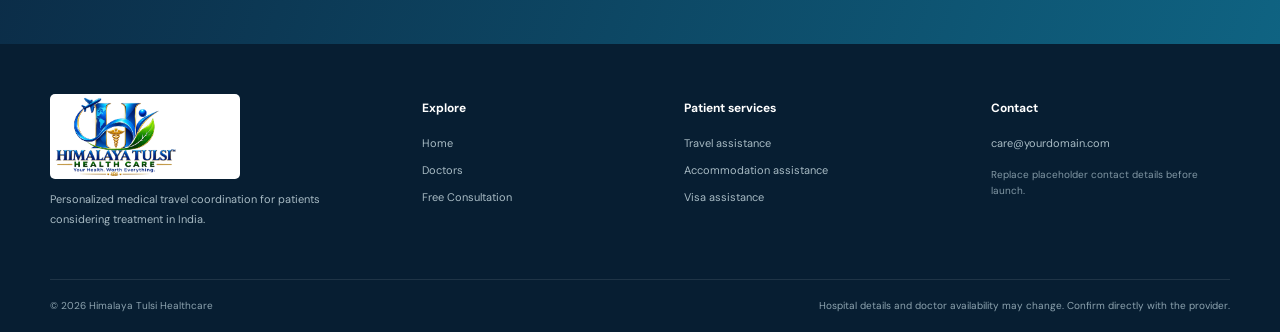
<file: hospitals.html>
<!doctype html><html lang="en"><head><meta charset="utf-8"><meta name="viewport" content="width=device-width, initial-scale=1"><title>Hospitals | Himalaya Tulsi Healthcare</title><link rel="stylesheet" href="styles.css"></head><body data-page="hospitals"><div class="topbar"><div class="wrap topbar-inner"><span>✦ Your health, worth everything.</span><span>International Patient Desk <a href="mailto:care@yourdomain.com">care@yourdomain.com</a></span></div></div><header class="header"><div class="wrap nav-wrap"><a class="brand" href="index.html"><img src="assets/logo.png" alt="Himalaya Tulsi Healthcare"></a><button class="menu-toggle" aria-label="Open menu" aria-expanded="false">☰</button><nav class="nav"><a class="nav-link" href="index.html" data-i18n="home">Home</a><a class="nav-link active" href="hospitals.html" data-i18n="hospitals">Hospitals</a><a class="nav-link" href="doctors.html" data-i18n="doctors">Doctors</a><a class="nav-link consultation-link" href="consultation.html" data-i18n="free">Free Consultation</a></nav></div></header><main><section class="page-hero"><div class="wrap"><span class="eyebrow green">HOSPITAL DIRECTORY</span><h1>Find the right place<br><em>for your care.</em></h1><p>Explore the hospital options shared with us. Our team can help you contact a provider and request information relevant to your case.</p></div></section><section class="section"><div class="wrap"><div class="filter-row"><label for="hospitalSearch">Search hospitals</label><input id="hospitalSearch" type="search" placeholder="Search by hospital or city…"></div><div class="hospital-grid hospital-grid-all" id="hospitalGrid"><article class="hospital-card searchable" data-search="fortis hospital bangalore bengaluru bannerghatta road"><div class="hospital-art fortis">F<span>+</span></div><div class="hospital-body"><span class="tag">Bengaluru, Karnataka</span><h3>Fortis Hospital</h3><p>Bannerghatta Road</p><div class="card-actions"><a class="text-link" target="_blank" rel="noopener" href="https://www.fortishealthcare.com/location/fortis-hospital-bg-road-bangalore">Official website ↗</a><a class="mini-btn" href="consultation.html?hospital=Fortis%20Hospital">Ask about this hospital</a></div></div></article><article class="hospital-card searchable" data-search="manipal hospitals old airport road bangalore bengaluru"><div class="hospital-art manipal">M</div><div class="hospital-body"><span class="tag">Bengaluru, Karnataka</span><h3>Manipal Hospitals</h3><p>Old Airport Road</p><div class="card-actions"><a class="text-link" target="_blank" rel="noopener" href="https://www.manipalhospitals.com/oldairportroad/">Official website ↗</a><a class="mini-btn" href="consultation.html?hospital=Manipal%20Hospitals">Ask about this hospital</a></div></div></article><article class="hospital-card searchable" data-search="hcg cancer centre oncology k r road bengaluru bangalore"><div class="hospital-art hcg">HCG</div><div class="hospital-body"><span class="tag">Bengaluru, Karnataka</span><h3>HCG Cancer Centre</h3><p>K. R. Road · Cancer care</p><div class="card-actions"><a class="text-link" target="_blank" rel="noopener" href="https://www.hcgoncology.com/cancer-centers/hcg-cancer-centre-k-r-road-bengaluru/">Official website ↗</a><a class="mini-btn" href="consultation.html?hospital=HCG%20Cancer%20Centre">Ask about this hospital</a></div></div></article><article class="hospital-card searchable" data-search="sparsh hospital bengaluru bangalore multispeciality"><div class="hospital-art sparsh">SPARSH</div><div class="hospital-body"><span class="tag">Bengaluru, Karnataka</span><h3>SPARSH Hospital</h3><p>Multispecialty care network</p><div class="card-actions"><a class="text-link" target="_blank" rel="noopener" href="https://www.sparshhospital.com/">Official website ↗</a><a class="mini-btn" href="consultation.html?hospital=SPARSH%20Hospital">Ask about this hospital</a></div></div></article><article class="hospital-card searchable" data-search="sakra world hospital bengaluru bangalore devarabeesanahalli"><div class="hospital-art sakra">S</div><div class="hospital-body"><span class="tag">Bengaluru, Karnataka</span><h3>Sakra World Hospital</h3><p>Devarabeesanahalli</p><div class="card-actions"><a class="text-link" target="_blank" rel="noopener" href="https://www.sakraworldhospital.com/">Official website ↗</a><a class="mini-btn" href="consultation.html?hospital=Sakra%20World%20Hospital">Ask about this hospital</a></div></div></article><article class="hospital-card searchable" data-search="artemis hospitals gurugram gurgaon haryana"><div class="hospital-art artemis">A</div><div class="hospital-body"><span class="tag">Gurugram, Haryana</span><h3>Artemis Hospitals</h3><p>Multispecialty hospital</p><div class="card-actions"><a class="text-link" target="_blank" rel="noopener" href="https://www.artemishospitals.com/">Official website ↗</a><a class="mini-btn" href="consultation.html?hospital=Artemis%20Hospitals">Ask about this hospital</a></div></div></article></div><p class="no-results" id="noHospitals" hidden>No hospitals match your search. Try another name or location.</p></div></section><section class="cta-band"><div class="wrap cta-inner"><div><span class="eyebrow">NOT SURE WHERE TO START?</span><h2>Let us help you compare options.</h2><p>Share your diagnosis or treatment requirement for a coordinated enquiry.</p></div><a class="btn btn-light" href="consultation.html">Get Free Consultation ↗</a></div></section></main><footer class="footer"><div class="wrap footer-grid"><div><img src="assets/logo.png" alt="Himalaya Tulsi Healthcare" class="footer-logo"><p>Personalized medical travel coordination for patients considering treatment in India.</p></div><div><h4>Explore</h4><a href="index.html">Home</a><a href="doctors.html">Doctors</a><a href="consultation.html">Free Consultation</a></div><div><h4>Patient services</h4><a href="consultation.html">Travel assistance</a><a href="consultation.html">Accommodation assistance</a><a href="consultation.html">Visa assistance</a></div><div><h4>Contact</h4><a href="mailto:care@yourdomain.com">care@yourdomain.com</a><small>Replace placeholder contact details before launch.</small></div></div><div class="wrap footer-bottom"><span>© <span data-year></span> Himalaya Tulsi Healthcare</span><span>Hospital details and doctor availability may change. Confirm directly with the provider.</span></div></footer><script src="script.js"></script></body></html>
</file>
<file: styles.css>
@import url("https://fonts.googleapis.com/css2?family=Inter:wght@400;500;600;700&family=DM+Sans:wght@400;500;600;700&family=Manrope:wght@400;500;600;700;800&display=swap");

:root {
  --navy: #0b2540;
  --blue: #116baf;
  --cyan: #20a7cf;
  --green: #3c8c53;
  --ink: #142c3f;
  --muted: #647686;
  --cream: #f5f8f6;
  --line: #e0e9e8;
  --gold: #d6a744;
  --shadow: 0 18px 50px rgba(10, 43, 64, 0.1);
}

* {
  box-sizing: border-box;
}

html {
  scroll-behavior: smooth;
}

body {
  margin: 0;
  color: var(--ink);
  font-family: "DM Sans", Arial, sans-serif;
  line-height: 1.6;
}

a {
  color: inherit;
  text-decoration: none;
}

img {
  max-width: 100%;
  display: block;
}

.wrap {
  width: min(1180px, calc(100% - 44px));
  margin: auto;
}

.topbar {
  background: var(--navy);
  color: #dbeaf1;
  font-size: 12px;
  letter-spacing: 0.02em;
}

.topbar-inner {
  display: flex;
  justify-content: space-between;
  gap: 18px;
  padding: 9px 0;
}

.topbar a {
  color: #fff;
  margin-left: 8px;
}

.header {
  position: sticky;
  top: 0;
  z-index: 20;
  background: rgba(255, 255, 255, 0.97);
  backdrop-filter: blur(14px);
  box-shadow: 0 4px 24px rgba(12, 42, 62, 0.06);
}

.nav-wrap {
  min-height: 90px;
  display: flex;
  align-items: center;
  justify-content: space-between;
  gap: 25px;
}

.brand img {
  width: 210px;
  height: 74px;
  object-fit: contain;
  object-position: left center;
}

.nav {
  display: flex;
  align-items: center;
  gap: 25px;
}

.nav-link {
  font-size: 13px;
  font-weight: 700;
  color: #455b6b;
  white-space: nowrap;
  transition: 0.2s;
}

.nav-link:hover,
.nav-link.active {
  color: var(--blue);
}

.consultation-link {
  background: linear-gradient(135deg, #1475b6, #0e4c80);
  color: white !important;
  border-radius: 8px;
  padding: 13px 17px;
  box-shadow: 0 8px 18px #116baf30;
}

.menu-toggle {
  display: none;
  background: none;
  border: 0;
  font-size: 26px;
  color: var(--navy);
}

.hero {
  position: relative;
  min-height: 585px;
  display: flex;
  align-items: center;
  overflow: hidden;
  background: #183c4d url("assets/wallpaper.png") center 47% / cover no-repeat;
}

.hero-shade {
  position: absolute;
  inset: 0;
  background:
    linear-gradient(
      90deg,
      rgba(5, 28, 47, 0.87) 0%,
      rgba(6, 35, 51, 0.67) 42%,
      rgba(5, 29, 44, 0.1) 100%
    ),
    linear-gradient(0deg, rgba(3, 23, 36, 0.2), transparent 50%);
}

.hero-content {
  position: relative;
  color: white;
  padding: 75px 0 94px;
}

.eyebrow {
  font-size: 10px;
  letter-spacing: 0.18em;
  font-weight: 800;
  color: #d9edf6;
  display: inline-flex;
  align-items: center;
  gap: 9px;
}

.eyebrow.green {
  color: var(--green);
}

.pulse {
  height: 8px;
  width: 8px;
  border-radius: 50%;
  background: #7ed6a3;
  box-shadow: 0 0 0 5px #7ed6a328;
}

.hero h1,
.page-hero h1,
.consult-copy h1 {
  font:
    800 clamp(42px, 5.5vw, 68px)/1.08 Manrope,
    sans-serif;
  letter-spacing: -0.055em;
  margin: 21px 0;
}

.hero h1 em,
.page-hero h1 em,
.consult-copy h1 em,
.section-head h2 em {
  font-style: normal;
  color: #a9e1cc;
}

.hero-content > p {
  max-width: 565px;
  color: #e2edf1;
  font-size: 16px;
  line-height: 1.8;
}

.hero-actions {
  display: flex;
  gap: 12px;
  flex-wrap: wrap;
  margin: 28px 0 23px;
}

.btn {
  display: inline-flex;
  align-items: center;
  justify-content: center;
  gap: 15px;
  padding: 14px 20px;
  border: 0;
  border-radius: 8px;
  font:
    700 13px "DM Sans",
    sans-serif;
  cursor: pointer;
  transition:
    transform 0.2s,
    box-shadow 0.2s;
}

.btn:hover {
  transform: translateY(-2px);
  box-shadow: 0 10px 22px #071d2d30;
}

.btn-primary {
  background: linear-gradient(135deg, #1b90c9, #1161a1);
  color: white;
  box-shadow: 0 9px 22px #0069a73d;
}

.btn-glass {
  border: 1px solid #ffffff80;
  color: white;
  background: #ffffff15;
  backdrop-filter: blur(10px);
}

.btn-light {
  background: white;
  color: var(--navy);
  white-space: nowrap;
}

.hero-trust {
  display: flex;
  gap: 20px;
  flex-wrap: wrap;
  color: #f0f7f8;
  font-size: 11px;
}

.hero-note {
  position: absolute;
  bottom: 26px;
  right: max(22px, calc((100% - 1180px) / 2));
  display: flex;
  align-items: center;
  gap: 13px;
  padding: 13px 19px;
  background: #fff;
  border-radius: 12px;
  box-shadow: var(--shadow);
}

.note-icon {
  height: 38px;
  width: 38px;
  display: grid;
  place-items: center;
  background: #e4f5ec;
  color: var(--green);
  border-radius: 10px;
  font-size: 22px;
}

.hero-note strong,
.hero-note small {
  display: block;
}

.hero-note strong {
  font-size: 12px;
}

.hero-note small {
  font-size: 11px;
  color: var(--muted);
}

.quick-strip {
  background: #fff;
  border-bottom: 1px solid var(--line);
}

.quick-grid {
  display: grid;
  grid-template-columns: repeat(4, 1fr);
  padding: 25px 0;
  gap: 18px;
}

.quick-grid > div {
  display: flex;
  align-items: center;
  gap: 13px;
  border-right: 1px solid var(--line);
  padding-right: 12px;
}

.quick-grid > div:last-child {
  border: 0;
}

.quick-icon {
  display: grid;
  place-items: center;
  flex-shrink: 0;
  width: 42px;
  height: 42px;
  border-radius: 12px;
  background: #eaf4f7;
  color: var(--blue);
  font-size: 23px;
}

.quick-grid strong,
.quick-grid small {
  display: block;
}

.quick-grid strong {
  font-size: 12px;
}

.quick-grid small {
  font-size: 10px;
  color: var(--muted);
  margin-top: 2px;
}

.section {
  padding: 82px 0;
}

.section-head {
  display: flex;
  align-items: end;
  justify-content: space-between;
  gap: 35px;
  margin-bottom: 35px;
}

.section-head h2 {
  font:
    800 clamp(32px, 4vw, 44px)/1.14 Manrope,
    sans-serif;
  letter-spacing: -0.05em;
  color: var(--navy);
  margin: 12px 0 0;
}

.section-head h2 em {
  color: var(--green);
}

.section-head > p {
  max-width: 500px;
  color: var(--muted);
  font-size: 13px;
  line-height: 1.9;
  margin: 0 0 3px;
}

.service-grid {
  display: grid;
  grid-template-columns: repeat(4, 1fr);
  gap: 17px;
}

.service-card {
  padding: 25px 22px 24px;
  border: 1px solid var(--line);
  border-radius: 13px;
  background: white;
  transition: 0.2s;
}

.service-card:hover,
.hospital-card:hover {
  transform: translateY(-4px);
  box-shadow: var(--shadow);
}

.service-icon {
  display: grid;
  place-items: center;
  width: 48px;
  height: 48px;
  background: #e9f5ee;
  color: var(--green);
  border-radius: 13px;
  font-size: 23px;
}

.service-card h3 {
  font:
    700 16px/1.35 Manrope,
    sans-serif;
  margin: 20px 0 9px;
  color: var(--navy);
}

.service-card p {
  font-size: 12px;
  color: var(--muted);
  line-height: 1.8;
  min-height: 88px;
}

.service-card a {
  font-size: 11px;
  font-weight: 800;
  color: var(--blue);
}

.service-card a span {
  padding-left: 6px;
}

.hospitals-section {
  background: var(--cream);
}

.text-link {
  color: var(--blue);
  font-weight: 800;
  font-size: 12px;
  white-space: nowrap;
}

.hospital-grid {
  display: grid;
  grid-template-columns: repeat(3, 1fr);
  gap: 20px;
}

.hospital-card {
  background: white;
  border: 1px solid var(--line);
  border-radius: 14px;
  overflow: hidden;
  transition: 0.25s;
}

.hospital-art {
  height: 130px;
  display: flex;
  align-items: center;
  justify-content: center;
  font:
    800 39px Manrope,
    sans-serif;
  letter-spacing: -0.05em;
}

.hospital-art.fortis {
  background: linear-gradient(130deg, #e5f5f8, #c8e8ef);
  color: #12658a;
}

.fortis span {
  font-size: 26px;
  color: #2a9f68;
}

.hospital-art.manipal {
  background: linear-gradient(130deg, #fff1e8, #f6d3bd);
  color: #b64c36;
}

.hospital-art.hcg {
  background: linear-gradient(130deg, #f0eafa, #d9c9f3);
  color: #5c3c8d;
  font-size: 30px;
}

.hospital-art.sparsh {
  background: linear-gradient(130deg, #e5f4f0, #c3e2d9);
  color: #17765e;
  font-size: 30px;
}

.hospital-art.sakra {
  background: linear-gradient(130deg, #e7f0fb, #c8d9ef);
  color: #24518d;
}

.hospital-art.artemis {
  background: linear-gradient(130deg, #fff4df, #f2d9a9);
  color: #805c1b;
}

.hospital-body {
  padding: 21px;
}

.tag {
  display: inline-block;
  border-radius: 20px;
  background: #eef6f2;
  color: #32714c;
  font-size: 10px;
  font-weight: 800;
  padding: 5px 9px;
}

.hospital-body h3 {
  font:
    800 18px Manrope,
    sans-serif;
  margin: 12px 0 3px;
  color: var(--navy);
}

.hospital-body p {
  font-size: 12px;
  color: var(--muted);
  margin: 0 0 14px;
}

.hospital-body > a,
.hospital-body .text-link {
  font-size: 11px;
  color: var(--blue);
  font-weight: 800;
}

.cta-band {
  background: linear-gradient(110deg, #0b2b46, #0f6382);
  color: white;
  padding: 42px 0;
}

.cta-inner {
  display: flex;
  justify-content: space-between;
  align-items: center;
  gap: 30px;
}

.cta-inner h2 {
  font:
    800 clamp(24px, 3vw, 33px) Manrope,
    sans-serif;
  letter-spacing: -0.04em;
  margin: 9px 0;
}

.cta-inner p {
  margin: 0;
  color: #d2e5eb;
  font-size: 13px;
}

.steps {
  display: grid;
  grid-template-columns: repeat(4, 1fr);
  gap: 22px;
}

.steps > div {
  border-top: 2px solid #c8e2d5;
  padding-top: 17px;
}

.steps span {
  color: var(--green);
  font: 800 24px Manrope;
}

.steps h3 {
  font: 800 15px Manrope;
  color: var(--navy);
  margin: 12px 0 7px;
}

.steps p {
  font-size: 12px;
  line-height: 1.8;
  color: var(--muted);
}

.footer {
  background: #071e32;
  color: #d8e5e9;
  padding: 50px 0 0;
}

.footer-grid {
  display: grid;
  grid-template-columns: 1.5fr 1fr 1.2fr 1.1fr;
  gap: 45px;
  padding-bottom: 38px;
}

.footer-logo {
  width: 190px;
  height: 85px;
  object-fit: contain;
  object-position: left center;
  background: #fff;
  border-radius: 5px;
  padding: 3px;
}

.footer p {
  font-size: 11px;
  line-height: 1.8;
  color: #a8bbc4;
  max-width: 280px;
}

.footer h4 {
  font-size: 12px;
  color: white;
  margin: 5px 0 17px;
}

.footer-grid > div > a {
  display: block;
  font-size: 11px;
  color: #a8bbc4;
  margin: 9px 0;
}

.footer-grid small {
  display: block;
  color: #8298a5;
  font-size: 10px;
  margin-top: 14px;
}

.footer-bottom {
  border-top: 1px solid #ffffff19;
  padding: 18px 0;
  display: flex;
  justify-content: space-between;
  gap: 20px;
  color: #8da3af;
  font-size: 10px;
}

.page-hero {
  padding: 75px 0 65px;
  background: linear-gradient(120deg, #edf6f2, #f7faf8 62%, #e8f2f5);
}

.page-hero h1 {
  color: var(--navy);
  margin: 15px 0;
  font-size: clamp(40px, 5vw, 58px);
}

.page-hero h1 em {
  color: var(--green);
}

.page-hero p {
  max-width: 630px;
  color: var(--muted);
  font-size: 14px;
  line-height: 1.9;
}

.filter-row {
  display: flex;
  align-items: end;
  justify-content: space-between;
  gap: 20px;
  margin-bottom: 27px;
}

.filter-row label,
.field label {
  display: block;
  font-size: 11px;
  font-weight: 800;
  color: #3d5666;
  margin-bottom: 7px;
}

.filter-row input,
.filter-row select,
.field input,
.field select,
.field textarea {
  width: 100%;
  border: 1px solid #d8e3e5;
  background: #fff;
  border-radius: 8px;
  padding: 13px 12px;
  font:
    13px "DM Sans",
    sans-serif;
  color: var(--ink);
  outline: none;
}

.filter-row input:focus,
.filter-row select:focus,
.field input:focus,
.field select:focus,
.field textarea:focus {
  border-color: #4c9fc4;
  box-shadow: 0 0 0 3px #4c9fc41a;
}

.filter-row > input {
  max-width: 420px;
}

.hospital-grid-all {
  grid-template-columns: repeat(3, 1fr);
}

.card-actions {
  display: flex;
  flex-direction: column;
  align-items: flex-start;
  gap: 12px;
}

.mini-btn {
  border: 1px solid #d3e5e9;
  border-radius: 7px;
  padding: 9px 11px;
  color: #175b7a;
  font-size: 10px;
  font-weight: 800;
}

.no-results {
  color: var(--muted);
  padding: 24px;
  text-align: center;
}

.doctor-filters > div:first-child {
  flex: 1;
  max-width: 620px;
}

.doctor-filters > div:last-child {
  width: 270px;
}

.doctor-grid {
  display: grid;
  grid-template-columns: repeat(2, 1fr);
  gap: 14px;
}

.doctor-card {
  display: flex;
  gap: 16px;
  align-items: flex-start;
  border: 1px solid var(--line);
  border-radius: 12px;
  padding: 19px;
  background: white;
}

.doctor-avatar {
  flex-shrink: 0;
  width: 58px;
  height: 58px;
  border-radius: 50%;
  display: grid;
  place-items: center;
  background: linear-gradient(145deg, #d8eee5, #dcebf4);
  color: #256d64;
  font: 800 17px Manrope;
}

.doctor-card .tag {
  font-size: 9px;
}

.doctor-card h3 {
  font: 800 14px/1.4 Manrope;
  margin: 9px 0 4px;
  color: var(--navy);
}

.doctor-card p {
  font-size: 11px;
  color: var(--muted);
  margin: 0 0 10px;
}

.doctor-card a {
  font-size: 10px;
  font-weight: 800;
  color: var(--blue);
}

.notice {
  margin-top: 28px;
  padding: 17px 20px;
  border-left: 3px solid var(--gold);
  background: #fff8e8;
  color: #6d5a35;
  font-size: 12px;
  line-height: 1.8;
}

.consultation-hero {
  padding: 64px 0 78px;
  background: linear-gradient(125deg, #eef6f1, #f8faf9 60%, #eaf3f6);
}

.consult-layout {
  display: grid;
  grid-template-columns: 0.9fr 1.1fr;
  gap: 70px;
  align-items: start;
}

.consult-copy {
  padding-top: 28px;
}

.consult-copy h1 {
  color: var(--navy);
  font-size: clamp(42px, 5vw, 59px);
}

.consult-copy h1 em {
  color: var(--green);
}

.consult-copy > p {
  font-size: 14px;
  color: var(--muted);
  line-height: 1.9;
}

.consult-points {
  margin: 30px 0;
  display: grid;
  gap: 20px;
}

.consult-points > div {
  display: flex;
  gap: 12px;
  align-items: flex-start;
}

.consult-points > div > span {
  display: grid;
  place-items: center;
  flex-shrink: 0;
  width: 27px;
  height: 27px;
  border-radius: 50%;
  background: #d8eee1;
  color: #2d8550;
  font-weight: 800;
}

.consult-points strong,
.consult-points small {
  display: block;
}

.consult-points strong {
  font-size: 13px;
  color: var(--navy);
}

.consult-points small {
  font-size: 11px;
  color: var(--muted);
  margin-top: 3px;
}

.consult-copy .small-note {
  font-size: 10px;
  border-top: 1px solid #d9e5e1;
  padding-top: 16px;
}

.form-card {
  background: white;
  padding: 30px;
  border: 1px solid #e2ebea;
  border-radius: 17px;
  box-shadow: 0 25px 70px #143a5010;
}

.form-heading {
  display: flex;
  gap: 14px;
  align-items: center;
  margin-bottom: 24px;
}

.form-badge {
  background: #e3f4e9;
  color: #2f8652;
  font-weight: 900;
  font-size: 11px;
  padding: 9px 10px;
  border-radius: 8px;
}

.form-heading h2 {
  font: 800 22px Manrope;
  color: var(--navy);
  margin: 0;
}

.form-heading p {
  font-size: 11px;
  color: var(--muted);
  margin: 3px 0;
}

.form-row {
  display: grid;
  grid-template-columns: 1fr 1fr;
  gap: 14px;
}

.field {
  margin-bottom: 15px;
}

.field textarea {
  resize: vertical;
}

.consent {
  display: flex;
  gap: 10px;
  align-items: flex-start;
  color: #637786;
  font-size: 10px;
  line-height: 1.6;
  margin: 3px 0 17px;
}

.consent input {
  margin-top: 3px;
  accent-color: var(--blue);
}

.submit-btn {
  width: 100%;
  font-size: 13px;
}

.form-footnote {
  font-size: 9px;
  line-height: 1.6;
  color: #82929c;
  text-align: center;
  margin: 13px 0 0;
}

.form-status {
  margin-top: 12px;
  font-size: 12px;
  color: var(--green);
}

.hp-field {
  position: absolute;
  left: -10000px;
  width: 1px;
  height: 1px;
  overflow: hidden;
}

@media (max-width: 1000px) {
  .nav {
    gap: 14px;
  }

  .nav-link {
    font-size: 12px;
  }

  .brand img {
    width: 165px;
  }

  .service-grid {
    grid-template-columns: repeat(2, 1fr);
  }

  .service-card p {
    min-height: 60px;
  }

  .consult-layout {
    gap: 35px;
  }

  .footer-grid {
    gap: 25px;
  }
}

@media (max-width: 760px) {
  .wrap {
    width: min(100% - 30px, 600px);
  }

  .topbar-inner {
    justify-content: center;
  }

  .topbar-inner > span:last-child {
    display: none;
  }

  .nav-wrap {
    min-height: 76px;
    flex-wrap: wrap;
  }

  .brand img {
    width: 170px;
    height: 65px;
  }

  .menu-toggle {
    display: block;
    margin-left: auto;
  }

  .nav {
    display: none;
    width: 100%;
    padding: 4px 0 18px;
    align-items: stretch;
    flex-direction: column;
    gap: 4px;
  }

  .nav.open {
    display: flex;
  }

  .nav-link {
    padding: 11px 10px;
  }

  .consultation-link {
    text-align: center;
    margin: 5px 0;
  }

  .hero {
    min-height: 610px;
    background-position: 58% center;
  }

  .hero-shade {
    background:
      linear-gradient(90deg, rgba(5, 28, 47, 0.87), rgba(5, 28, 47, 0.57)),
      linear-gradient(0deg, rgba(3, 23, 36, 0.3), transparent);
  }

  .hero-content {
    padding: 65px 0 110px;
  }

  .hero h1 {
    font-size: 46px;
  }

  .hero-content > p {
    font-size: 14px;
  }

  .hero-note {
    right: 15px;
    bottom: 15px;
  }

  .quick-grid {
    grid-template-columns: repeat(2, 1fr);
    gap: 19px 12px;
  }

  .quick-grid > div {
    border: 0;
    padding: 0;
  }

  .quick-grid strong {
    font-size: 11px;
  }

  .quick-grid small {
    font-size: 9px;
  }

  .section {
    padding: 58px 0;
  }

  .section-head {
    display: block;
  }

  .section-head > p {
    margin-top: 18px;
  }

  .hospital-grid,
  .hospital-grid-all {
    grid-template-columns: 1fr;
  }

  .hospital-art {
    height: 115px;
  }

  .cta-inner {
    align-items: flex-start;
    flex-direction: column;
  }

  .steps {
    grid-template-columns: repeat(2, 1fr);
    gap: 25px 18px;
  }

  .footer-grid {
    grid-template-columns: repeat(2, 1fr);
    gap: 28px 20px;
  }

  .footer-bottom {
    flex-direction: column;
    gap: 8px;
  }

  .page-hero {
    padding: 55px 0 48px;
  }

  .filter-row {
    display: block;
  }

  .filter-row > input {
    max-width: none;
  }

  .doctor-filters > div:last-child {
    width: 100%;
    margin-top: 15px;
  }

  .doctor-grid {
    grid-template-columns: 1fr;
  }

  .consultation-hero {
    padding: 36px 0 55px;
  }

  .consult-layout {
    grid-template-columns: 1fr;
    gap: 28px;
  }

  .consult-copy {
    padding-top: 0;
  }

  .consult-copy h1 {
    font-size: 45px;
  }

  .form-card {
    padding: 22px 18px;
  }

  .form-row {
    grid-template-columns: 1fr;
    gap: 0;
  }

  .form-heading h2 {
    font-size: 19px;
  }
}

@media (max-width: 390px) {
  .hero h1 {
    font-size: 39px;
  }

  .hero-actions .btn {
    width: 100%;
  }

  .quick-grid {
    grid-template-columns: 1fr;
  }

  .steps {
    grid-template-columns: 1fr;
  }

  .footer-grid {
    grid-template-columns: 1fr;
  }

  .doctor-card {
    padding: 14px;
  }

  .doctor-avatar {
    width: 48px;
    height: 48px;
  }
}

/* Official directories */

.official-directories {
  padding: 12px 0 55px;
}

.official-directory-grid {
  display: grid;
  grid-template-columns: repeat(3, minmax(0, 1fr));
  gap: 13px;
}

.official-directory-grid a {
  display: flex;
  flex-direction: column;
  gap: 8px;
  padding: 20px;
  border: 1px solid var(--line);
  border-radius: 12px;
  background: #fff;
  transition: 0.2s;
}

.official-directory-grid a:hover {
  border-color: #9dc8d7;
  transform: translateY(-2px);
  box-shadow: var(--shadow);
}

.official-directory-grid strong {
  font-size: 13px;
  color: var(--navy);
}

.official-directory-grid span {
  font-size: 11px;
  color: var(--blue);
  font-weight: 700;
}

.official-directories .section-head {
  margin-bottom: 24px;
}

/* =====================================================
   CUSTOM LANGUAGE SELECTOR
   Matched to the supplied summary element measurements
   ===================================================== */

.nav-wrap {
  position: relative;
}

.nav {
  order: 2;
  margin-left: auto;
}

.translate-fixed {
  position: relative;
  z-index: 9999;
  order: 3;
  flex: none;
  margin-left: 0;
  font-family: Inter, Arial, sans-serif;
}

.ht-language-switcher {
  position: relative;
  display: inline-block;
  font-family: Inter, Arial, sans-serif;
  line-height: 1;
}

/* Button: 33.6px tall, 8px radius, 12px Inter, blue text */
.ht-language-summary {
  display: flex;
  align-items: center;
  gap: 6px;
  width: max-content;
  height: 33.6px;
  min-height: 33.6px;
  box-sizing: border-box;
  padding: 8px 12px;
  border: 0.8px solid rgba(255, 255, 255, 0.2);
  border-radius: 8px;
  background-color: rgb(255, 255, 255);
  color: #005697;
  font-family: Inter, Arial, sans-serif;
  font-size: 12px;
  font-weight: 500;
  line-height: 16px;
  white-space: nowrap;
  cursor: pointer;
  list-style: none;
  transition:
    color 0.15s cubic-bezier(0.4, 0, 0.2, 1),
    background-color 0.15s cubic-bezier(0.4, 0, 0.2, 1),
    border-color 0.15s cubic-bezier(0.4, 0, 0.2, 1),
    box-shadow 0.15s cubic-bezier(0.4, 0, 0.2, 1);
  -webkit-tap-highlight-color: transparent;
}

.ht-language-summary::-webkit-details-marker {
  display: none;
}

.ht-language-summary::marker {
  display: none;
  content: "";
}

.ht-language-summary:hover {
  background-color: #f9fafb;
}

.ht-language-summary:focus-visible {
  outline: 2px solid rgba(0, 86, 151, 0.35);
  outline-offset: 2px;
}

.ht-language-icon {
  display: block;
  width: 16px;
  height: 16px;
  flex: none;
  color: #005697;
}

.ht-language-current {
  display: inline-flex;
  align-items: center;
  gap: 6px;
  color: #005697;
  white-space: nowrap;
  font-family: Inter, Arial, sans-serif;
  font-size: 12px;
  font-weight: 500;
  line-height: 16px;
}

.ht-language-current-flag {
  display: inline-block;
  flex: none;
  font-size: 13px;
  line-height: 16px;
}

.ht-language-current-name {
  color: #005697;
  font-size: 12px;
  font-weight: 500;
  line-height: 16px;
}

.ht-language-chevron {
  display: block;
  width: 12px;
  height: 12px;
  flex: none;
  color: #005697;
  transition: transform 0.15s cubic-bezier(0.4, 0, 0.2, 1);
}

.ht-language-switcher[open] .ht-language-chevron {
  transform: rotate(180deg);
}

/* Dropdown */
.ht-language-list {
  position: absolute;
  top: calc(100% + 4px);
  right: 0;
  z-index: 10001;
  width: 176px;
  max-height: 320px;
  overflow-y: auto;
  margin: 0;
  padding: 4px 0;
  border: 1px solid #e5e7eb;
  border-radius: 4px;
  background: #fff;
  box-shadow: 0 8px 20px rgba(15, 35, 50, 0.13);
  list-style: none;
}

.ht-language-list li {
  margin: 0;
  padding: 0;
  list-style: none;
}

.ht-language-option {
  display: flex;
  align-items: center;
  justify-content: space-between;
  gap: 8px;
  width: 100%;
  padding: 8px 12px;
  border: 0;
  border-radius: 0;
  background: #fff;
  color: #374151;
  font-family: Inter, Arial, sans-serif;
  font-size: 12px;
  font-weight: 400;
  line-height: 16px;
  text-align: left;
  cursor: pointer;
  transition: background-color 0.15s cubic-bezier(0.4, 0, 0.2, 1);
}

.ht-language-option:hover,
.ht-language-option:focus-visible {
  background: #f9fafb;
  outline: none;
}

.ht-language-option[aria-current="true"] {
  color: #365368;
  font-weight: 600;
}

.ht-language-option-content {
  display: inline-flex;
  align-items: center;
  gap: 8px;
  min-width: 0;
  white-space: nowrap;
}

.ht-language-option-flag {
  display: inline-block;
  width: 16px;
  flex: none;
  font-size: 13px;
  line-height: 16px;
  text-align: center;
}

.ht-language-check {
  display: block;
  width: 14px;
  height: 14px;
  flex: none;
  color: #365368;
}

.ht-language-check[hidden] {
  display: none !important;
}

/* Kept available to assistive technology without changing the dropdown */
.ht-language-status {
  position: absolute !important;
  width: 1px !important;
  height: 1px !important;
  padding: 0 !important;
  margin: -1px !important;
  overflow: hidden !important;
  clip: rect(0, 0, 0, 0) !important;
  white-space: nowrap !important;
  border: 0 !important;
}

/* Google Translate integration */
.google-translate-hidden {
  position: fixed !important;
  left: -10000px !important;
  top: 0 !important;
  width: 260px !important;
  height: 45px !important;
  overflow: visible !important;
  z-index: -1 !important;
}

.goog-te-banner-frame,
.goog-te-banner-frame.skiptranslate,
iframe.goog-te-banner-frame,
.goog-te-gadget-icon,
.goog-tooltip,
.goog-tooltip:hover,
.goog-text-highlight {
  display: none !important;
  visibility: hidden !important;
}

body {
  top: 0 !important;
}

/* Tablet */
@media (max-width: 1000px) {
  .nav {
    gap: 13px;
  }
}

/* Mobile placement follows the existing header layout */
@media (max-width: 760px) {
  .nav-wrap {
    gap: 8px;
    flex-wrap: wrap;
  }

  .brand {
    order: 1;
  }

  .menu-toggle {
    order: 2;
    margin-left: auto;
  }

  .translate-fixed {
    order: 3;
    margin-left: 0;
  }

  .nav {
    order: 4;
    margin-left: 0;
  }

  .ht-language-summary {
    height: 33.6px;
    min-height: 33.6px;
  }

  .ht-language-list {
    width: 176px;
    max-height: 60vh;
  }

  .official-directory-grid {
    grid-template-columns: 1fr;
  }
}

/* The supplied reference hides the language name below the small breakpoint */
@media (max-width: 639px) {
  .ht-language-current {
    display: none;
  }
}

/* Arabic RTL support */
html[dir="rtl"] {
  direction: rtl;
}

html[dir="rtl"] body {
  direction: rtl;
  text-align: right;
}

html[dir="rtl"] .nav-wrap,
html[dir="rtl"] .nav,
html[dir="rtl"] .hero-actions,
html[dir="rtl"] .hero-trust,
html[dir="rtl"] .cta-inner,
html[dir="rtl"] .form-heading,
html[dir="rtl"] .consult-points > div {
  direction: rtl;
}

html[dir="rtl"] .hero-shade {
  background: linear-gradient(
    270deg,
    rgba(5, 28, 47, 0.87) 0%,
    rgba(6, 35, 51, 0.67) 42%,
    rgba(5, 29, 44, 0.1) 100%
  );
}

html[dir="rtl"] .hero-note {
  right: auto;
  left: max(22px, calc((100% - 1180px) / 2));
}

html[dir="rtl"] .notice {
  border-left: 0;
  border-right: 3px solid var(--gold);
}

html[dir="rtl"] .service-card,
html[dir="rtl"] .hospital-body,
html[dir="rtl"] .doctor-card,
html[dir="rtl"] .field {
  text-align: right;
}

html[dir="rtl"] .translate-fixed {
  direction: ltr;
  text-align: left;
}

html[dir="rtl"] .footer-bottom {
  direction: rtl;
}

@media (max-width: 760px) {
  html[dir="rtl"] .hero-note {
    left: 15px;
    right: auto;
  }
}
</file>
